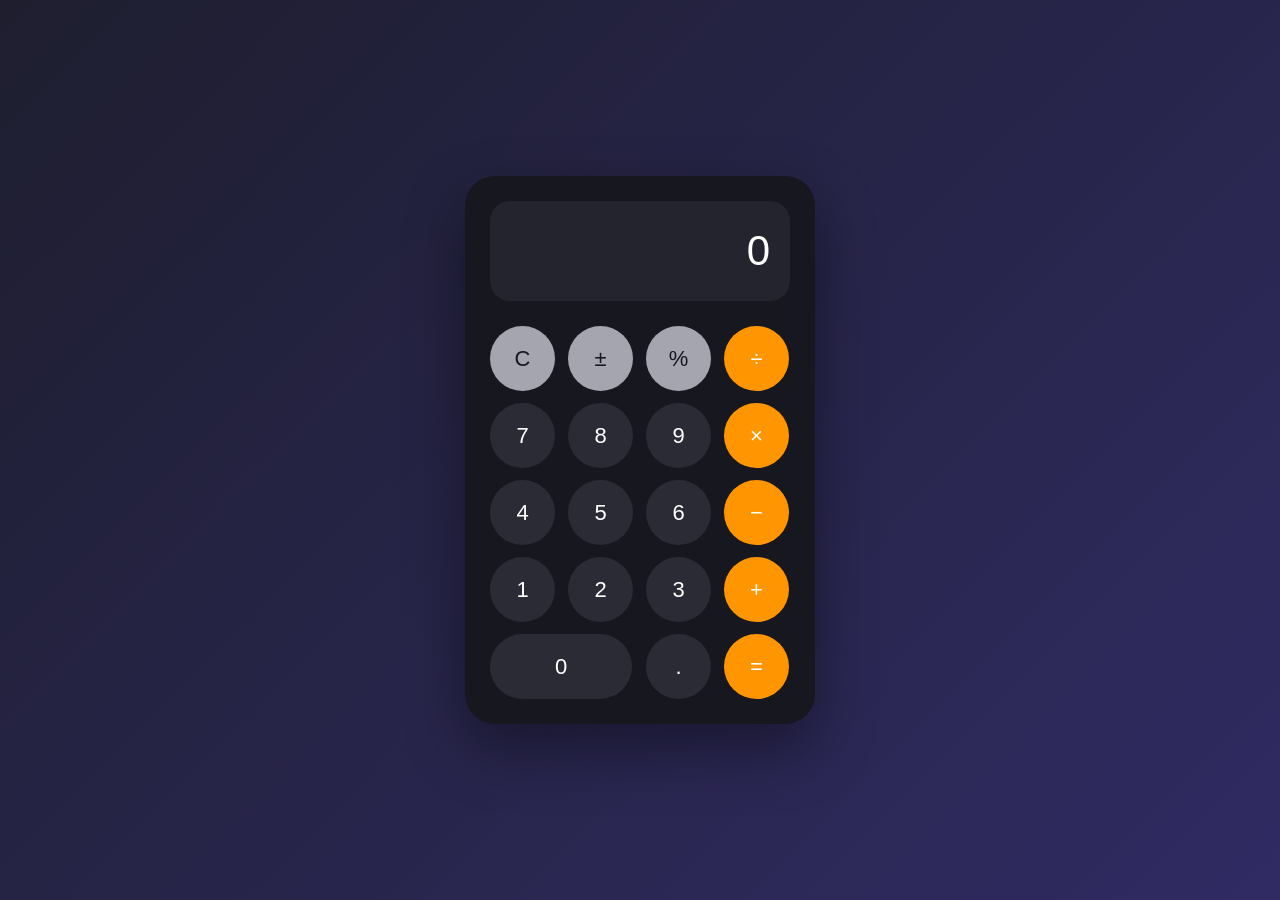
<file: CalculatorMyFirst(NOREADY)/main.html>
<!DOCTYPE html>
<html lang="ru">
<head>
    <meta charset="UTF-8">
    <meta name="viewport" content="width=device-width, initial-scale=1.0">

    <title>Калькулятор</title>

    <link rel="stylesheet" href="style.css">
</head>
<body>

<div class="calculator">

    <div class="display">
        0
    </div>

    <div class="buttons">

        <button class="button button-light">C</button>
        <button class="button button-light">±</button>
        <button class="button button-light">%</button>
        <button class="button button-operation">÷</button>

        <button class="button">7</button>
        <button class="button">8</button>
        <button class="button">9</button>
        <button class="button button-operation">×</button>

        <button class="button">4</button>
        <button class="button">5</button>
        <button class="button">6</button>
        <button class="button button-operation">−</button>

        <button class="button">1</button>
        <button class="button">2</button>
        <button class="button">3</button>
        <button class="button button-operation">+</button>

        <button class="button button-zero">0</button>
        <button class="button">.</button>
        <button class="button button-equal">=</button>

    </div>

</div>

</body>
</html>
</file>
<file: CalculatorMyFirst(NOREADY)/style.css>
* {
    margin: 0;
    padding: 0;
    box-sizing: border-box;
}

body {
    min-height: 100vh;

    display: flex;
    justify-content: center;
    align-items: center;

    background: linear-gradient(135deg, #1e1e2f, #302b63);

    font-family: Arial, sans-serif;
}

.calculator {
    width: 350px;
    padding: 25px;

    background: #17171f;

    border-radius: 30px;

    box-shadow:
        0 25px 60px rgba(0, 0, 0, 0.4);
}

.display {
    height: 100px;

    margin-bottom: 25px;
    padding: 20px;

    display: flex;
    justify-content: flex-end;
    align-items: center;

    background: #24242e;

    border-radius: 20px;

    color: white;
    font-size: 42px;
    font-weight: 300;

    overflow: hidden;
}

.buttons {
    display: grid;

    grid-template-columns: repeat(4, 1fr);

    gap: 12px;
}

.button {
    width: 65px;
    height: 65px;

    border: none;
    border-radius: 50%;

    background: #2b2b36;

    color: white;

    font-size: 22px;

    cursor: pointer;

    transition: 0.15s;
}

.button:hover {
    background: #3a3a47;
}

.button:active {
    transform: scale(0.92);
}

.button-light {
    background: #a5a5b0;
    color: #17171f;
}

.button-light:hover {
    background: #bdbdc5;
}

.button-operation {
    background: #ff9500;
}

.button-operation:hover {
    background: #ffad32;
}

.button-equal {
    background: #ff9500;
}

.button-equal:hover {
    background: #ffad32;
}

.button-zero {
    width: 142px;

    border-radius: 40px;

    grid-column: span 2;
}
</file>
